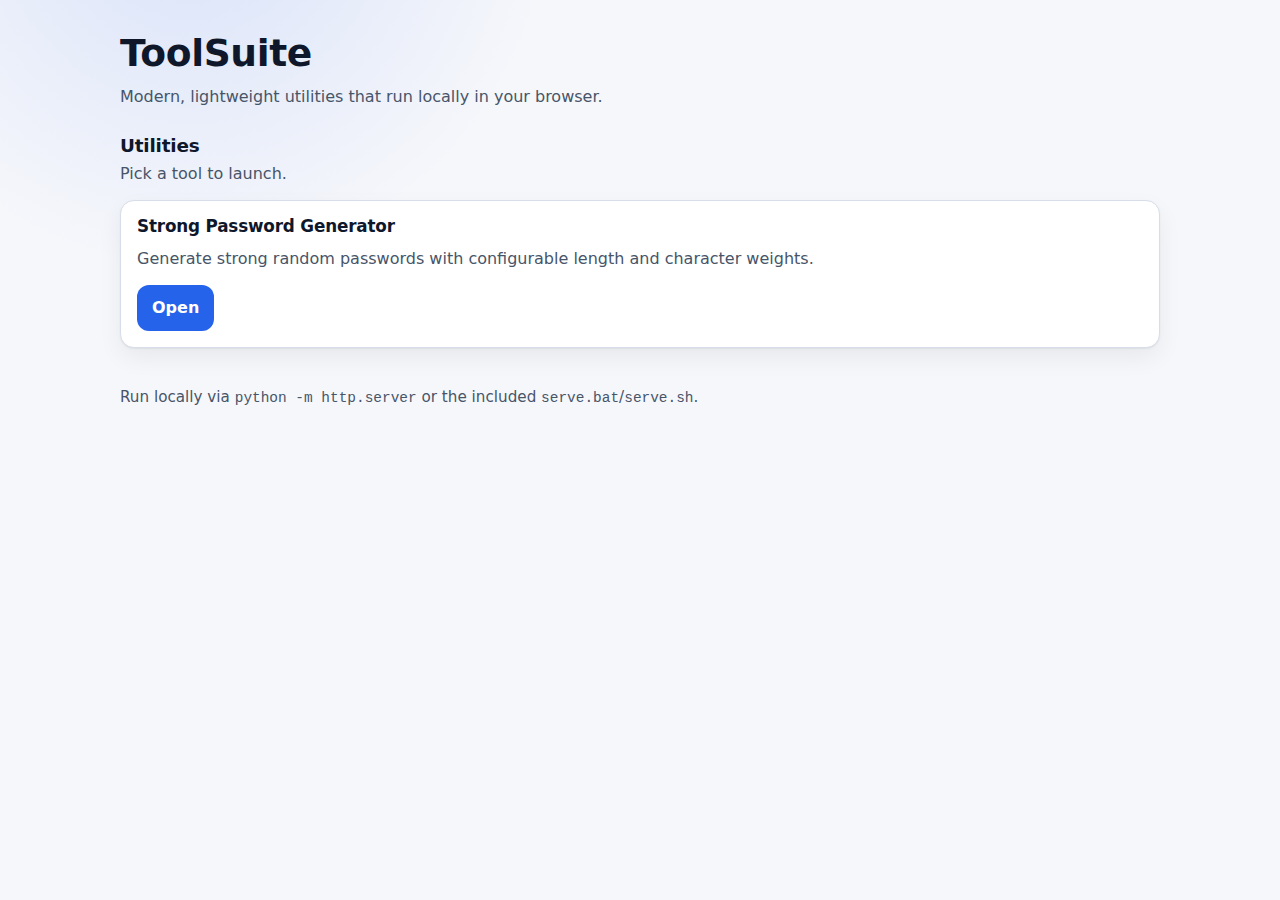
<file: index.html>
<!doctype html>
<html lang="en">
  <head>
    <meta charset="UTF-8" />
    <meta name="viewport" content="width=device-width, initial-scale=1" />
    <meta name="color-scheme" content="light dark" />
    <title>ToolSuite</title>
    <link rel="stylesheet" href="style.css" />
  </head>
  <body>
    <header class="site-header">
      <div class="container">
        <h1 class="site-header__title">ToolSuite</h1>
        <p class="site-header__subtitle">Modern, lightweight utilities that run locally in your browser.</p>
      </div>
    </header>

    <main class="container">
      <section class="section" aria-labelledby="utilities-title">
        <div class="section__header">
          <h2 class="section__title" id="utilities-title">Utilities</h2>
          <p class="section__subtitle">Pick a tool to launch.</p>
        </div>

        <div class="tool-grid">
          <article class="card tool-card">
            <div class="tool-card__header">
              <h3 class="tool-card__title">Strong Password Generator</h3>
            </div>
            <p class="tool-card__desc">
              Generate strong random passwords with configurable length and character weights.
            </p>
            <div class="tool-card__actions">
              <a class="btn btn--primary" href="StrongPassword.html">Open</a>
            </div>
          </article>
        </div>
      </section>

      <footer class="footer">
        <p class="footer__text">
          Run locally via <code>python -m http.server</code> or the included <code>serve.bat</code>/<code>serve.sh</code>.
        </p>
      </footer>
    </main>
  </body>
</html>
</file>
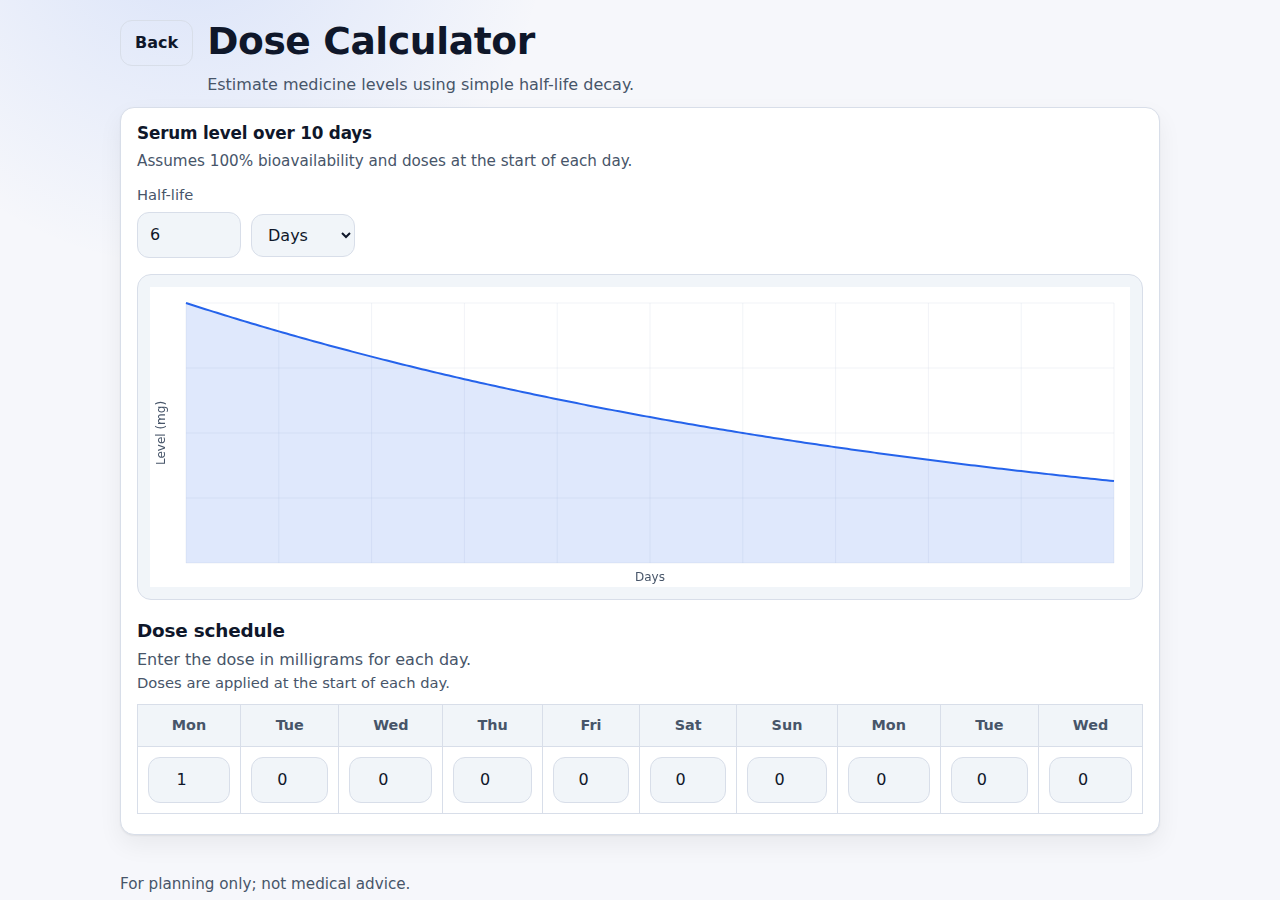
<file: DoseCalculator.html>
<!doctype html>
<html lang="en">
  <head>
    <meta charset="UTF-8" />
    <meta name="viewport" content="width=device-width, initial-scale=1" />
    <meta name="color-scheme" content="light dark" />
    <title>Dose Calculator - ToolSuite</title>
    <link rel="stylesheet" href="style.css" />
  </head>
  <body>
    <header class="site-header site-header--compact">
      <div class="container header-row">
        <a class="btn btn--ghost" href="index.html">Back</a>
        <div>
          <h1 class="site-header__title">Dose Calculator</h1>
          <p class="site-header__subtitle">Estimate medicine levels using simple half-life decay.</p>
        </div>
      </div>
    </header>

    <main class="container">
      <section class="card">
        <div class="card__header">
          <h2 class="card__title">Serum level over 10 days</h2>
          <p class="card__subtitle">Assumes 100% bioavailability and doses at the start of each day.</p>
        </div>

        <div class="field-row">
          <div class="field">
            <label class="field__label" for="halfLife">Half-life</label>
            <div class="control-row">
              <input class="input input--sm" type="number" id="halfLife" value="6" min="0.1" step="0.1" />
              <select class="input input--sm" id="halfLifeUnit" aria-label="Half-life unit">
                <option value="days" selected>Days</option>
                <option value="hours">Hours</option>
              </select>
            </div>
          </div>
        </div>

        <div class="chart-area">
          <canvas id="levelChart" class="chart-canvas" role="img" aria-label="Estimated serum level over time"></canvas>
          <div id="chartTooltip" class="chart-tooltip" role="status" aria-live="polite"></div>
        </div>

        <div class="table-section">
          <h3 class="section__title">Dose schedule</h3>
          <p class="section__subtitle">Enter the dose in milligrams for each day.</p>
          <div class="table-wrapper">
            <table class="dose-table">
              <caption class="table-caption">Doses are applied at the start of each day.</caption>
              <thead>
                <tr>
                  <th scope="col">Mon</th>
                  <th scope="col">Tue</th>
                  <th scope="col">Wed</th>
                  <th scope="col">Thu</th>
                  <th scope="col">Fri</th>
                  <th scope="col">Sat</th>
                  <th scope="col">Sun</th>
                  <th scope="col">Mon</th>
                  <th scope="col">Tue</th>
                  <th scope="col">Wed</th>
                </tr>
              </thead>
              <tbody>
                <tr>
                  <td>
                    <input class="input input--sm dose-input" type="number" min="0" step="0.1" value="1" aria-label="Dose for Monday day 1" />
                  </td>
                  <td>
                    <input class="input input--sm dose-input" type="number" min="0" step="0.1" value="0" aria-label="Dose for Tuesday day 2" />
                  </td>
                  <td>
                    <input class="input input--sm dose-input" type="number" min="0" step="0.1" value="0" aria-label="Dose for Wednesday day 3" />
                  </td>
                  <td>
                    <input class="input input--sm dose-input" type="number" min="0" step="0.1" value="0" aria-label="Dose for Thursday day 4" />
                  </td>
                  <td>
                    <input class="input input--sm dose-input" type="number" min="0" step="0.1" value="0" aria-label="Dose for Friday day 5" />
                  </td>
                  <td>
                    <input class="input input--sm dose-input" type="number" min="0" step="0.1" value="0" aria-label="Dose for Saturday day 6" />
                  </td>
                  <td>
                    <input class="input input--sm dose-input" type="number" min="0" step="0.1" value="0" aria-label="Dose for Sunday day 7" />
                  </td>
                  <td>
                    <input class="input input--sm dose-input" type="number" min="0" step="0.1" value="0" aria-label="Dose for Monday day 8" />
                  </td>
                  <td>
                    <input class="input input--sm dose-input" type="number" min="0" step="0.1" value="0" aria-label="Dose for Tuesday day 9" />
                  </td>
                  <td>
                    <input class="input input--sm dose-input" type="number" min="0" step="0.1" value="0" aria-label="Dose for Wednesday day 10" />
                  </td>
                </tr>
              </tbody>
            </table>
          </div>
        </div>
      </section>

      <footer class="footer">
        <p class="footer__text">For planning only; not medical advice.</p>
      </footer>
    </main>

    <script>
      const dayInputs = Array.from(document.querySelectorAll(".dose-input"));
      const halfLifeInput = document.getElementById("halfLife");
      const halfLifeUnit = document.getElementById("halfLifeUnit");
      const chart = document.getElementById("levelChart");
      const chartArea = chart.closest(".chart-area");
      const tooltip = document.getElementById("chartTooltip");
      const ctx = chart.getContext("2d");

      const HOURS_PER_DAY = 24;
      const DEFAULT_HALF_LIFE = 6;
      const chartState = {
        points: [],
        totalHours: 0,
        safeMax: 1,
        padding: null,
        plotWidth: 0,
        plotHeight: 0,
        hasData: false
      };
      let rafId = null;

      function hideTooltip() {
        if (!tooltip) return;
        tooltip.classList.remove("is-visible");
      }

      function scheduleDraw() {
        if (rafId) return;
        hideTooltip();
        rafId = requestAnimationFrame(() => {
          rafId = null;
          drawChart();
        });
      }

      function getHalfLifeHours() {
        const rawValue = parseFloat(halfLifeInput.value);
        const safeValue = Number.isFinite(rawValue) && rawValue > 0 ? rawValue : DEFAULT_HALF_LIFE;
        if (!Number.isFinite(rawValue) || rawValue <= 0) {
          halfLifeInput.value = String(DEFAULT_HALF_LIFE);
        }
        return halfLifeUnit.value === "hours" ? safeValue : safeValue * HOURS_PER_DAY;
      }

      function getDoses() {
        return dayInputs.map((input) => {
          const value = parseFloat(input.value);
          return Number.isFinite(value) && value > 0 ? value : 0;
        });
      }

      function resizeCanvas() {
        const dpr = window.devicePixelRatio || 1;
        const rect = chart.getBoundingClientRect();
        const width = Math.max(1, rect.width);
        const height = Math.max(1, rect.height);
        chart.width = Math.round(width * dpr);
        chart.height = Math.round(height * dpr);
        ctx.setTransform(dpr, 0, 0, dpr, 0, 0);
        return { width, height };
      }

      function getThemeColors() {
        const styles = getComputedStyle(document.documentElement);
        return {
          surface: styles.getPropertyValue("--surface").trim() || "#ffffff",
          border: styles.getPropertyValue("--border").trim() || "#d8dee9",
          primary: styles.getPropertyValue("--primary").trim() || "#2563eb",
          muted: styles.getPropertyValue("--muted").trim() || "#475569"
        };
      }

      function computePoints(halfLifeHours, doses) {
        const totalDays = doses.length;
        const totalHours = totalDays * HOURS_PER_DAY;
        const stepHours = 1;
        const points = [];

        for (let hour = 0; hour <= totalHours; hour += stepHours) {
          let level = 0;
          for (let day = 0; day < totalDays; day++) {
            const dose = doses[day];
            if (dose <= 0) continue;
            const doseHour = day * HOURS_PER_DAY;
            if (hour >= doseHour) {
              level += dose * Math.pow(0.5, (hour - doseHour) / halfLifeHours);
            }
          }
          points.push({ hour, level });
        }

        return { points, totalHours };
      }

      function drawAxisLabels(width, height, padding, plotWidth, plotHeight, colors) {
        ctx.save();
        ctx.fillStyle = colors.muted;
        ctx.font =
          "12px system-ui, -apple-system, \"Segoe UI\", Roboto, Helvetica, Arial, sans-serif";
        ctx.textAlign = "center";
        ctx.textBaseline = "alphabetic";
        ctx.fillText("Days", padding.left + plotWidth / 2, height - 6);
        ctx.translate(12, padding.top + plotHeight / 2);
        ctx.rotate(-Math.PI / 2);
        ctx.textBaseline = "middle";
        ctx.fillText("Level (mg)", 0, 0);
        ctx.restore();
      }

      function positionTooltip(x, y, label) {
        if (!tooltip || !chartArea) return;
        tooltip.textContent = label;
        const areaWidth = chartArea.clientWidth;
        const areaHeight = chartArea.clientHeight;
        const tooltipWidth = tooltip.offsetWidth;
        const tooltipHeight = tooltip.offsetHeight;
        const minLeft = tooltipWidth / 2 + 8;
        const maxLeft = areaWidth - tooltipWidth / 2 - 8;
        const minTop = tooltipHeight + 12;
        let left = Math.min(Math.max(x, minLeft), maxLeft);
        let top = Math.max(y, minTop);
        top = Math.min(top, areaHeight - 8);
        tooltip.style.left = `${left}px`;
        tooltip.style.top = `${top}px`;
        tooltip.classList.add("is-visible");
      }

      function handleHover(event) {
        if (!chartState.hasData || !tooltip) return;
        const rect = chart.getBoundingClientRect();
        const x = event.clientX - rect.left;
        const y = event.clientY - rect.top;
        const { padding, plotWidth, plotHeight, totalHours, points, safeMax } = chartState;
        if (
          x < padding.left ||
          x > padding.left + plotWidth ||
          y < padding.top ||
          y > padding.top + plotHeight
        ) {
          hideTooltip();
          return;
        }

        const hour = Math.round(((x - padding.left) / plotWidth) * totalHours);
        const index = Math.min(Math.max(hour, 0), points.length - 1);
        const point = points[index];
        if (!point || point.level <= 0) {
          hideTooltip();
          return;
        }

        const levelX = padding.left + (point.hour / totalHours) * plotWidth;
        const levelY = padding.top + plotHeight - (point.level / safeMax) * plotHeight;
        const dayNumber = Math.floor(point.hour / HOURS_PER_DAY) + 1;
        positionTooltip(levelX, levelY, `Day ${dayNumber}: ${point.level.toFixed(2)}mg`);
      }

      function drawChart() {
        if (!chart) return;
        const { width, height } = resizeCanvas();
        const colors = getThemeColors();
        const padding = { top: 16, right: 16, bottom: 24, left: 36 };
        const plotWidth = Math.max(1, width - padding.left - padding.right);
        const plotHeight = Math.max(1, height - padding.top - padding.bottom);

        ctx.clearRect(0, 0, width, height);
        ctx.fillStyle = colors.surface;
        ctx.fillRect(0, 0, width, height);

        const halfLifeHours = getHalfLifeHours();
        const doses = getDoses();
        const totalDays = doses.length;
        const { points, totalHours } = computePoints(halfLifeHours, doses);
        const maxLevel = points.reduce((max, point) => Math.max(max, point.level), 0);
        const safeMax = maxLevel > 0 ? maxLevel : 1;
        chartState.points = points;
        chartState.totalHours = totalHours;
        chartState.safeMax = safeMax;
        chartState.padding = padding;
        chartState.plotWidth = plotWidth;
        chartState.plotHeight = plotHeight;
        chartState.hasData = maxLevel > 0;

        ctx.lineWidth = 1;
        ctx.strokeStyle = colors.border;
        ctx.globalAlpha = 0.35;

        for (let i = 0; i <= 4; i++) {
          const y = padding.top + (plotHeight * i) / 4;
          ctx.beginPath();
          ctx.moveTo(padding.left, y);
          ctx.lineTo(padding.left + plotWidth, y);
          ctx.stroke();
        }

        for (let day = 0; day <= totalDays; day++) {
          const x = padding.left + (plotWidth * day) / totalDays;
          ctx.beginPath();
          ctx.moveTo(x, padding.top);
          ctx.lineTo(x, padding.top + plotHeight);
          ctx.stroke();
        }

        ctx.globalAlpha = 1;
        drawAxisLabels(width, height, padding, plotWidth, plotHeight, colors);

        if (maxLevel === 0) {
          ctx.fillStyle = colors.muted;
          ctx.font =
            "13px system-ui, -apple-system, \"Segoe UI\", Roboto, Helvetica, Arial, sans-serif";
          ctx.textAlign = "center";
          ctx.fillText("Enter a dose to see the curve", width / 2, height / 2);
          hideTooltip();
          return;
        }

        ctx.beginPath();
        points.forEach((point, index) => {
          const x = padding.left + (point.hour / totalHours) * plotWidth;
          const y = padding.top + plotHeight - (point.level / safeMax) * plotHeight;
          if (index === 0) {
            ctx.moveTo(x, y);
          } else {
            ctx.lineTo(x, y);
          }
        });
        ctx.lineTo(padding.left + plotWidth, padding.top + plotHeight);
        ctx.lineTo(padding.left, padding.top + plotHeight);
        ctx.closePath();
        ctx.fillStyle = colors.primary;
        ctx.globalAlpha = 0.15;
        ctx.fill();
        ctx.globalAlpha = 1;

        ctx.beginPath();
        points.forEach((point, index) => {
          const x = padding.left + (point.hour / totalHours) * plotWidth;
          const y = padding.top + plotHeight - (point.level / safeMax) * plotHeight;
          if (index === 0) {
            ctx.moveTo(x, y);
          } else {
            ctx.lineTo(x, y);
          }
        });
        ctx.strokeStyle = colors.primary;
        ctx.lineWidth = 2;
        ctx.stroke();
      }

      const controls = [...dayInputs, halfLifeInput, halfLifeUnit];
      controls.forEach((control) => control.addEventListener("input", scheduleDraw));
      halfLifeUnit.addEventListener("change", scheduleDraw);
      chart.addEventListener("mousemove", handleHover);
      chart.addEventListener("mouseleave", hideTooltip);
      window.addEventListener("resize", scheduleDraw);

      if (window.matchMedia) {
        const schemeQuery = window.matchMedia("(prefers-color-scheme: dark)");
        if (schemeQuery.addEventListener) {
          schemeQuery.addEventListener("change", scheduleDraw);
        } else if (schemeQuery.addListener) {
          schemeQuery.addListener(scheduleDraw);
        }
      }

      scheduleDraw();
    </script>
  </body>
</html>
</file>
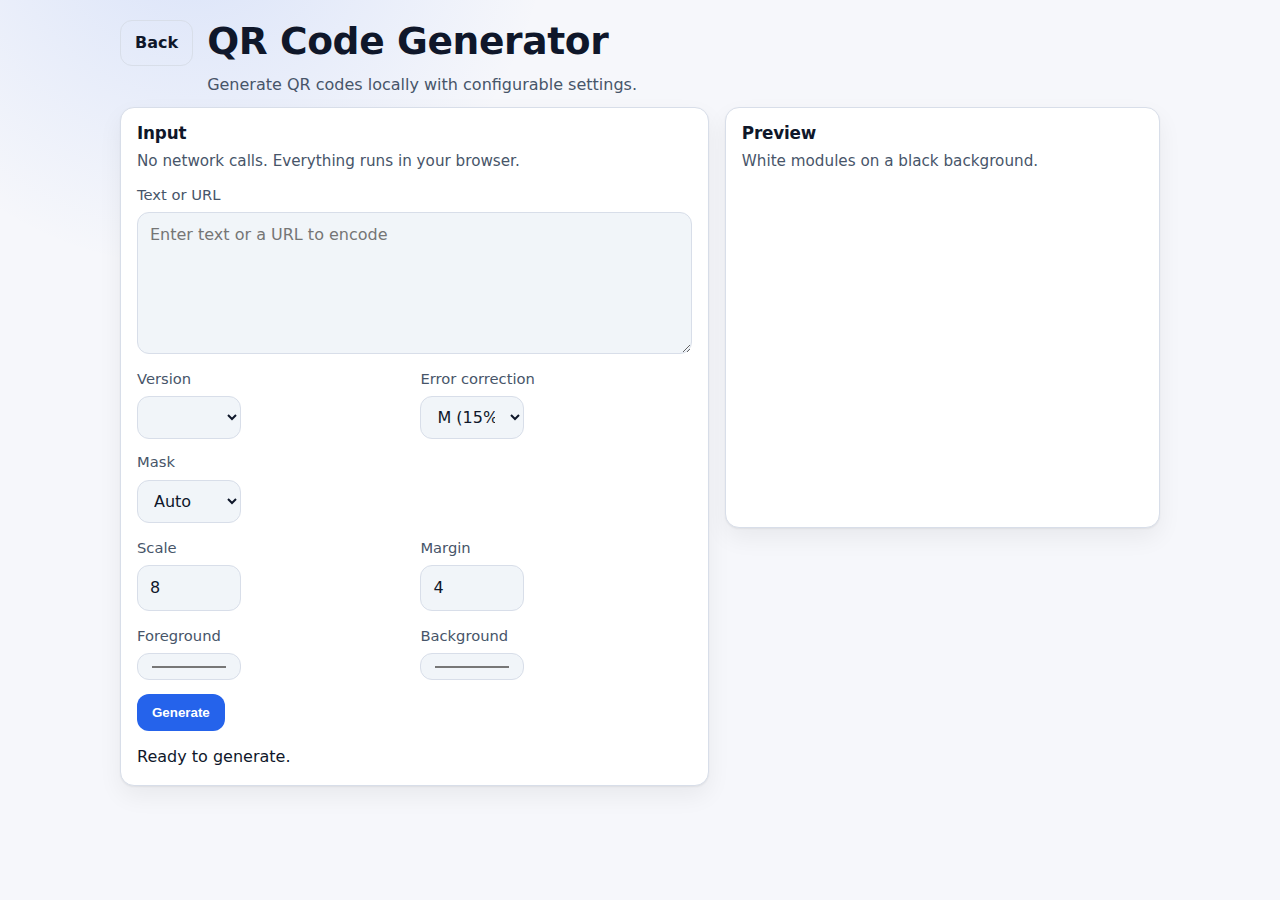
<file: QRCodeGenerator.html>
<!doctype html>
<html lang="en">
  <head>
    <meta charset="UTF-8" />
    <meta name="viewport" content="width=device-width, initial-scale=1" />
    <meta name="color-scheme" content="light dark" />
    <title>QR Code Generator - ToolSuite</title>
    <link rel="stylesheet" href="style.css" />
  </head>
  <body>
    <header class="site-header site-header--compact">
      <div class="container header-row">
        <a class="btn btn--ghost" href="index.html">Back</a>
        <div>
          <h1 class="site-header__title">QR Code Generator</h1>
          <p class="site-header__subtitle">Generate QR codes locally with configurable settings.</p>
        </div>
      </div>
    </header>

    <main class="container">
      <div class="split">
        <section class="card">
          <div class="card__header">
            <h2 class="card__title">Input</h2>
            <p class="card__subtitle">No network calls. Everything runs in your browser.</p>
          </div>

          <form class="form" id="qrForm">
            <div class="field">
              <label class="field__label" for="qrText">Text or URL</label>
              <textarea
                class="input"
                id="qrText"
                rows="5"
                placeholder="Enter text or a URL to encode"
                title="The text or URL to encode into the QR code."
              ></textarea>
            </div>

            <div class="field-row">
              <div class="field">
                <label class="field__label" for="qrVersion">Version</label>
                <select class="input input--sm" id="qrVersion" title="QR version controls size and data capacity. Auto picks the smallest that fits."></select>
              </div>
              <div class="field">
                <label class="field__label" for="qrEcc">Error correction</label>
                <select class="input input--sm" id="qrEcc" title="Higher levels recover more damage but reduce data capacity.">
                  <option value="L">L (7%)</option>
                  <option value="M" selected>M (15%)</option>
                  <option value="Q">Q (25%)</option>
                  <option value="H">H (30%)</option>
                </select>
              </div>
              <div class="field">
                <label class="field__label" for="qrMask">Mask</label>
                <select class="input input--sm" id="qrMask" title="Mask pattern affects readability. Auto chooses the best scoring mask.">
                  <option value="auto" selected>Auto</option>
                  <option value="0">0</option>
                  <option value="1">1</option>
                  <option value="2">2</option>
                  <option value="3">3</option>
                  <option value="4">4</option>
                  <option value="5">5</option>
                  <option value="6">6</option>
                  <option value="7">7</option>
                </select>
              </div>
            </div>

            <div class="field-row">
              <div class="field">
                <label class="field__label" for="qrScale">Scale</label>
                <input class="input input--sm" type="number" id="qrScale" min="2" max="20" value="8" title="Pixel size of each QR module." />
              </div>
              <div class="field">
                <label class="field__label" for="qrMargin">Margin</label>
                <input class="input input--sm" type="number" id="qrMargin" min="0" max="10" value="4" title="Quiet zone size in modules around the code." />
              </div>
            </div>

            <div class="field-row">
              <div class="field">
                <label class="field__label" for="qrForeground">Foreground</label>
                <input class="input input--sm input--color" type="color" id="qrForeground" value="#000000" title="Color used for the QR modules." />
              </div>
              <div class="field">
                <label class="field__label" for="qrBackground">Background</label>
                <input class="input input--sm input--color" type="color" id="qrBackground" value="#ffffff" title="Background color behind the QR modules." />
              </div>
            </div>

            <div class="actions">
              <button class="btn btn--primary" type="button" id="qrGenerate">Generate</button>
            </div>

            <div class="status-text" id="qrStatus">Ready to generate.</div>
          </form>
        </section>

        <section class="card">
          <div class="card__header">
            <h2 class="card__title">Preview</h2>
            <p class="card__subtitle">White modules on a black background.</p>
          </div>

          <div class="qr-preview">
            <canvas id="qrCanvas" class="qr-canvas" width="320" height="320"></canvas>
          </div>
        </section>
      </div>
    </main>

    <script src="qr-generator.js"></script>
  </body>
</html>
</file>
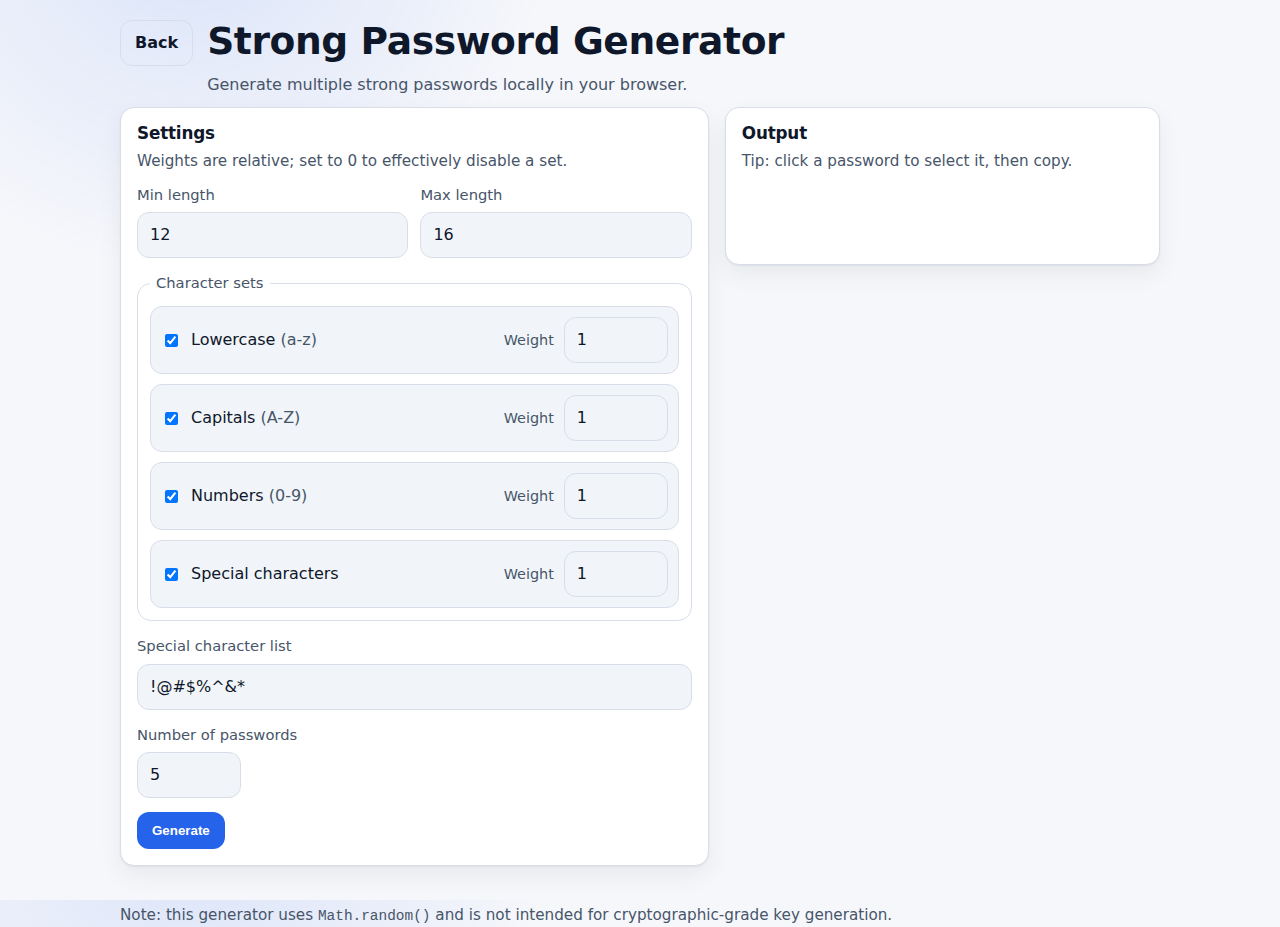
<file: StrongPassword.html>
<!doctype html>
<html lang="en">
  <head>
    <meta charset="UTF-8" />
    <meta name="viewport" content="width=device-width, initial-scale=1" />
    <meta name="color-scheme" content="light dark" />
    <title>Strong Password Generator - ToolSuite</title>
    <link rel="stylesheet" href="style.css" />
  </head>
  <body>
    <header class="site-header site-header--compact">
      <div class="container header-row">
        <a class="btn btn--ghost" href="index.html">Back</a>
        <div>
          <h1 class="site-header__title">Strong Password Generator</h1>
          <p class="site-header__subtitle">Generate multiple strong passwords locally in your browser.</p>
        </div>
      </div>
    </header>

    <main class="container">
      <div class="split">
        <section class="card">
          <div class="card__header">
            <h2 class="card__title">Settings</h2>
            <p class="card__subtitle">Weights are relative; set to 0 to effectively disable a set.</p>
          </div>

          <form class="form" onsubmit="generate(); return false;">
            <div class="field-row">
              <div class="field">
                <label class="field__label" for="minLen">Min length</label>
                <input class="input" type="number" id="minLen" value="12" min="1" />
              </div>
              <div class="field">
                <label class="field__label" for="maxLen">Max length</label>
                <input class="input" type="number" id="maxLen" value="16" min="1" />
              </div>
            </div>

            <fieldset class="fieldset">
              <legend class="fieldset__legend">Character sets</legend>

              <div class="option-row">
                <div class="option-row__left">
                  <input type="checkbox" id="lowercase" checked />
                  <label for="lowercase">Lowercase <span class="muted">(a-z)</span></label>
                </div>
                <div class="option-row__right">
                  <label class="option-row__meta" for="lowercaseWeight">Weight</label>
                  <input class="input input--sm" type="number" id="lowercaseWeight" value="1" min="0" step="0.1" />
                </div>
              </div>

              <div class="option-row">
                <div class="option-row__left">
                  <input type="checkbox" id="capitals" checked />
                  <label for="capitals">Capitals <span class="muted">(A-Z)</span></label>
                </div>
                <div class="option-row__right">
                  <label class="option-row__meta" for="capitalsWeight">Weight</label>
                  <input class="input input--sm" type="number" id="capitalsWeight" value="1" min="0" step="0.1" />
                </div>
              </div>

              <div class="option-row">
                <div class="option-row__left">
                  <input type="checkbox" id="numbers" checked />
                  <label for="numbers">Numbers <span class="muted">(0-9)</span></label>
                </div>
                <div class="option-row__right">
                  <label class="option-row__meta" for="numbersWeight">Weight</label>
                  <input class="input input--sm" type="number" id="numbersWeight" value="1" min="0" step="0.1" />
                </div>
              </div>

              <div class="option-row">
                <div class="option-row__left">
                  <input type="checkbox" id="special" checked />
                  <label for="special">Special characters</label>
                </div>
                <div class="option-row__right">
                  <label class="option-row__meta" for="specialWeight">Weight</label>
                  <input class="input input--sm" type="number" id="specialWeight" value="1" min="0" step="0.1" />
                </div>
              </div>
            </fieldset>

            <div class="field">
              <label class="field__label" for="specialChars">Special character list</label>
              <input class="input" type="text" id="specialChars" value="!@#$%^&*" />
            </div>

            <div class="field">
              <label class="field__label" for="count">Number of passwords</label>
              <input class="input input--sm" type="number" id="count" value="5" min="1" max="50" />
            </div>

            <div class="actions">
              <button class="btn btn--primary" type="submit">Generate</button>
            </div>
          </form>
        </section>

        <section class="card">
          <div class="card__header">
            <h2 class="card__title">Output</h2>
            <p class="card__subtitle">Tip: click a password to select it, then copy.</p>
          </div>
          <div id="output" class="output" aria-live="polite"></div>
        </section>
      </div>

      <footer class="footer">
        <p class="footer__text">
          Note: this generator uses <code>Math.random()</code> and is not intended for cryptographic-grade key
          generation.
        </p>
      </footer>
    </main>

    <script>
      function generate() {
        const minLen = parseInt(document.getElementById("minLen").value);
        const maxLen = parseInt(document.getElementById("maxLen").value);
        const lowercase = document.getElementById("lowercase").checked;
        const capitals = document.getElementById("capitals").checked;
        const numbers = document.getElementById("numbers").checked;
        const special = document.getElementById("special").checked;
        const specialChars = document.getElementById("specialChars").value;
        const lowercaseWeight = parseFloat(document.getElementById("lowercaseWeight").value);
        const capitalsWeight = parseFloat(document.getElementById("capitalsWeight").value);
        const numbersWeight = parseFloat(document.getElementById("numbersWeight").value);
        const specialWeight = parseFloat(document.getElementById("specialWeight").value);
        const count = parseInt(document.getElementById("count").value);

        if (minLen > maxLen) {
          alert("Min length cannot be greater than max length");
          return;
        }

        const charSets = [];
        if (lowercase) charSets.push({ chars: "abcdefghijklmnopqrstuvwxyz", weight: lowercaseWeight });
        if (capitals) charSets.push({ chars: "ABCDEFGHIJKLMNOPQRSTUVWXYZ", weight: capitalsWeight });
        if (numbers) charSets.push({ chars: "0123456789", weight: numbersWeight });
        if (special) charSets.push({ chars: specialChars, weight: specialWeight });

        if (charSets.length === 0) {
          alert("Select at least one character type option");
          return;
        }

        const weightedChars = charSets
          .flatMap((set) => set.chars.repeat(Math.ceil(set.weight * 10)).split(""))
          .join("");

        const output = document.getElementById("output");
        output.innerHTML = "";

        for (let i = 0; i < count; i++) {
          const len = Math.floor(Math.random() * (maxLen - minLen + 1)) + minLen;
          let password = "";
          for (let j = 0; j < len; j++) {
            password += weightedChars[Math.floor(Math.random() * weightedChars.length)];
          }
          const div = document.createElement("div");
          div.className = "password";
          div.textContent = password;
          output.appendChild(div);
        }
      }
    </script>
  </body>
</html>
</file>
<file: style.css>
:root {
  color-scheme: light dark;
  --bg: #f6f7fb;
  --surface: #ffffff;
  --surface-2: #f1f5f9;
  --border: #d8dee9;
  --text: #0f172a;
  --muted: #475569;
  --primary: #2563eb;
  --primary-hover: #1d4ed8;
  --primary-ink: #ffffff;
  --shadow: 0 1px 2px rgba(2, 6, 23, 0.06), 0 10px 24px rgba(2, 6, 23, 0.06);
  --radius: 14px;
  --focus: rgba(37, 99, 235, 0.35);
}

@media (prefers-color-scheme: dark) {
  :root {
    --bg: #0b1020;
    --surface: #111a2e;
    --surface-2: #0f172a;
    --border: #233156;
    --text: #e5e7eb;
    --muted: #a1a1aa;
    --primary: #60a5fa;
    --primary-hover: #3b82f6;
    --primary-ink: #08101f;
    --shadow: 0 1px 2px rgba(0, 0, 0, 0.35), 0 14px 28px rgba(0, 0, 0, 0.2);
    --focus: rgba(96, 165, 250, 0.38);
  }
}

*,
*::before,
*::after {
  box-sizing: border-box;
}

html,
body {
  height: 100%;
}

body {
  margin: 0;
  font-family: system-ui, -apple-system, "Segoe UI", Roboto, Helvetica, Arial, sans-serif;
  line-height: 1.5;
  color: var(--text);
  background: radial-gradient(900px circle at 15% -10%, rgba(37, 99, 235, 0.14), transparent 40%),
    var(--bg);
}

@media (prefers-color-scheme: dark) {
  body {
    background: radial-gradient(900px circle at 15% -10%, rgba(96, 165, 250, 0.14), transparent 40%),
      var(--bg);
  }
}

h1,
h2,
h3 {
  margin: 0;
  line-height: 1.15;
  letter-spacing: -0.01em;
}

p {
  margin: 0;
}

code {
  font-family: ui-monospace, SFMono-Regular, Menlo, Monaco, Consolas, "Liberation Mono", "Courier New",
    monospace;
  font-size: 0.95em;
}

.container {
  width: min(100% - 2rem, 1040px);
  margin-inline: auto;
}

.site-header {
  padding: 32px 0 12px;
}

.site-header--compact {
  padding: 20px 0 10px;
}

.site-header__title {
  font-size: clamp(1.7rem, 3vw, 2.35rem);
}

.site-header__subtitle {
  margin-top: 10px;
  color: var(--muted);
  max-width: 70ch;
}

.header-row {
  display: flex;
  gap: 14px;
  align-items: flex-start;
}

.section {
  margin-top: 14px;
}

.section__header {
  margin-bottom: 14px;
}

.section__title {
  font-size: 1.15rem;
}

.section__subtitle {
  margin-top: 6px;
  color: var(--muted);
}

.tool-grid {
  display: grid;
  gap: 16px;
  grid-template-columns: repeat(auto-fit, minmax(260px, 1fr));
}

.card {
  border: 1px solid var(--border);
  background: var(--surface);
  border-radius: var(--radius);
  box-shadow: var(--shadow);
  padding: 16px;
}

.card__header {
  margin-bottom: 12px;
}

.card__title {
  font-size: 1.05rem;
}

.card__subtitle {
  margin-top: 6px;
  color: var(--muted);
  font-size: 0.95rem;
}

.tool-card__header {
  display: flex;
  align-items: center;
  justify-content: space-between;
  gap: 12px;
  margin-bottom: 10px;
}

.tool-card__title {
  font-size: 1.05rem;
}

.tool-card__desc {
  color: var(--muted);
  margin-bottom: 14px;
}

.tool-card__actions {
  display: flex;
  justify-content: flex-start;
  gap: 10px;
}

.badge {
  display: inline-flex;
  align-items: center;
  padding: 4px 10px;
  border-radius: 999px;
  border: 1px solid var(--border);
  background: var(--surface-2);
  color: var(--muted);
  font-size: 0.78rem;
  font-weight: 650;
  letter-spacing: 0.01em;
}

.btn {
  display: inline-flex;
  align-items: center;
  justify-content: center;
  gap: 8px;
  padding: 10px 14px;
  border-radius: 12px;
  border: 1px solid var(--border);
  background: var(--surface-2);
  color: var(--text);
  text-decoration: none;
  font-weight: 650;
  cursor: pointer;
  user-select: none;
}

.btn:hover {
  background: color-mix(in srgb, var(--surface-2) 86%, var(--primary) 14%);
}

.btn--primary {
  background: var(--primary);
  border-color: transparent;
  color: var(--primary-ink);
}

.btn--primary:hover {
  background: var(--primary-hover);
}

.btn--ghost {
  background: transparent;
}

.btn:focus-visible {
  outline: 3px solid var(--focus);
  outline-offset: 2px;
}

.muted {
  color: var(--muted);
}

.split {
  display: grid;
  gap: 16px;
}

@media (min-width: 920px) {
  .split {
    grid-template-columns: 1.15fr 0.85fr;
    align-items: start;
  }
}

.form {
  display: grid;
  gap: 14px;
}

.field-row {
  display: grid;
  gap: 12px;
  grid-template-columns: repeat(auto-fit, minmax(180px, 1fr));
}

.field {
  display: grid;
  gap: 6px;
}

.field-actions {
  display: flex;
  align-items: flex-end;
  gap: 12px;
  flex-wrap: wrap;
}

.field-actions .field {
  flex: 1 1 180px;
}

.control-row {
  display: flex;
  align-items: center;
  gap: 10px;
  flex-wrap: wrap;
}

.field__label {
  color: var(--muted);
  font-size: 0.92rem;
}

.input {
  width: 100%;
  padding: 10px 12px;
  border-radius: 12px;
  border: 1px solid var(--border);
  background: var(--surface-2);
  color: var(--text);
  font: inherit;
}

.input--sm {
  width: 6.5rem;
  max-width: 100%;
}

.input:focus-visible {
  outline: 3px solid var(--focus);
  outline-offset: 2px;
}

.fieldset {
  margin: 0;
  padding: 12px;
  border: 1px solid var(--border);
  border-radius: var(--radius);
}

.fieldset__legend {
  padding: 0 6px;
  color: var(--muted);
  font-size: 0.92rem;
}

.option-row {
  display: flex;
  align-items: center;
  justify-content: space-between;
  gap: 12px;
  padding: 10px;
  border: 1px solid var(--border);
  border-radius: 12px;
  background: var(--surface-2);
}

.option-row + .option-row {
  margin-top: 10px;
}

.option-row__left {
  display: flex;
  align-items: center;
  gap: 10px;
  min-width: 12rem;
}

.option-row__right {
  display: flex;
  align-items: center;
  gap: 10px;
}

.option-row__meta {
  color: var(--muted);
  font-size: 0.9rem;
  white-space: nowrap;
}

.actions {
  display: flex;
  flex-wrap: wrap;
  gap: 10px;
}

.output {
  display: grid;
  gap: 10px;
  min-height: 64px;
}

.chart-area {
  margin-top: 16px;
  padding: 12px;
  position: relative;
  border-radius: var(--radius);
  border: 1px solid var(--border);
  background: var(--surface-2);
}

.chart-canvas {
  width: 100%;
  height: 300px;
  display: block;
  touch-action: none;
}

.chart-tooltip {
  position: absolute;
  left: 0;
  top: 0;
  padding: 6px 10px;
  border-radius: 10px;
  border: 1px solid var(--border);
  background: var(--surface);
  color: var(--text);
  font-size: 0.85rem;
  box-shadow: var(--shadow);
  opacity: 0;
  pointer-events: none;
  transform: translate(-50%, -120%);
  transition: opacity 120ms ease;
  white-space: nowrap;
  z-index: 1;
}

.chart-tooltip.is-visible {
  opacity: 1;
}

.table-section {
  margin-top: 20px;
}

.table-wrapper {
  overflow-x: auto;
  padding-bottom: 4px;
}

.dose-table {
  width: 100%;
  border-collapse: collapse;
  min-width: 640px;
}

.dose-table th,
.dose-table td {
  border: 1px solid var(--border);
  padding: 10px;
  text-align: center;
}

.dose-table th {
  background: var(--surface-2);
  color: var(--muted);
  font-size: 0.9rem;
}

.table-caption {
  text-align: left;
  padding: 0 0 10px;
  color: var(--muted);
  font-size: 0.92rem;
}

.stats-panel {
  border: 1px solid var(--border);
  border-radius: var(--radius);
  background: var(--surface-2);
  padding: 14px;
  display: grid;
  gap: 10px;
  height: fit-content;
}

.chart-header {
  display: flex;
  flex-direction: column;
  gap: 16px;
}

.chart-header__left {
  display: grid;
  gap: 12px;
  min-width: 0;
}

.chart-header__controls {
  display: grid;
  gap: 8px;
}

@media (min-width: 900px) {
  .chart-header {
    flex-direction: row;
    align-items: flex-start;
    justify-content: space-between;
  }

  .chart-header__left {
    flex: 1 1 50%;
  }

  .stats-panel--header {
    flex: 1 1 50%;
  }
}

.stats-title {
  margin: 0;
  font-size: 1rem;
}

.stats-subtitle {
  margin: 0;
  color: var(--muted);
  font-size: 0.92rem;
}

.stats-selected {
  padding: 10px;
  border-radius: 12px;
  border: 1px solid var(--border);
  background: var(--surface);
  font-size: 0.95rem;
  font-weight: 600;
}

.stats-list {
  display: grid;
  gap: 12px;
  grid-template-columns: repeat(auto-fit, minmax(110px, 1fr));
}

.stats-row {
  display: grid;
  gap: 4px;
  align-items: start;
  font-size: 0.92rem;
  color: var(--muted);
}

.stats-value {
  color: var(--text);
  font-weight: 600;
}

.dose-input {
  width: 100%;
  text-align: center;
}

.password {
  border: 1px solid var(--border);
  border-radius: 12px;
  background: var(--surface-2);
  padding: 10px 12px;
  font-family: ui-monospace, SFMono-Regular, Menlo, Monaco, Consolas, "Liberation Mono", "Courier New",
    monospace;
  word-break: break-all;
  user-select: all;
}

.footer {
  margin: 26px 0 32px;
  padding-top: 12px;
  color: var(--muted);
  font-size: 0.95rem;
}

.footer__text {
  max-width: 90ch;
}
</file>
